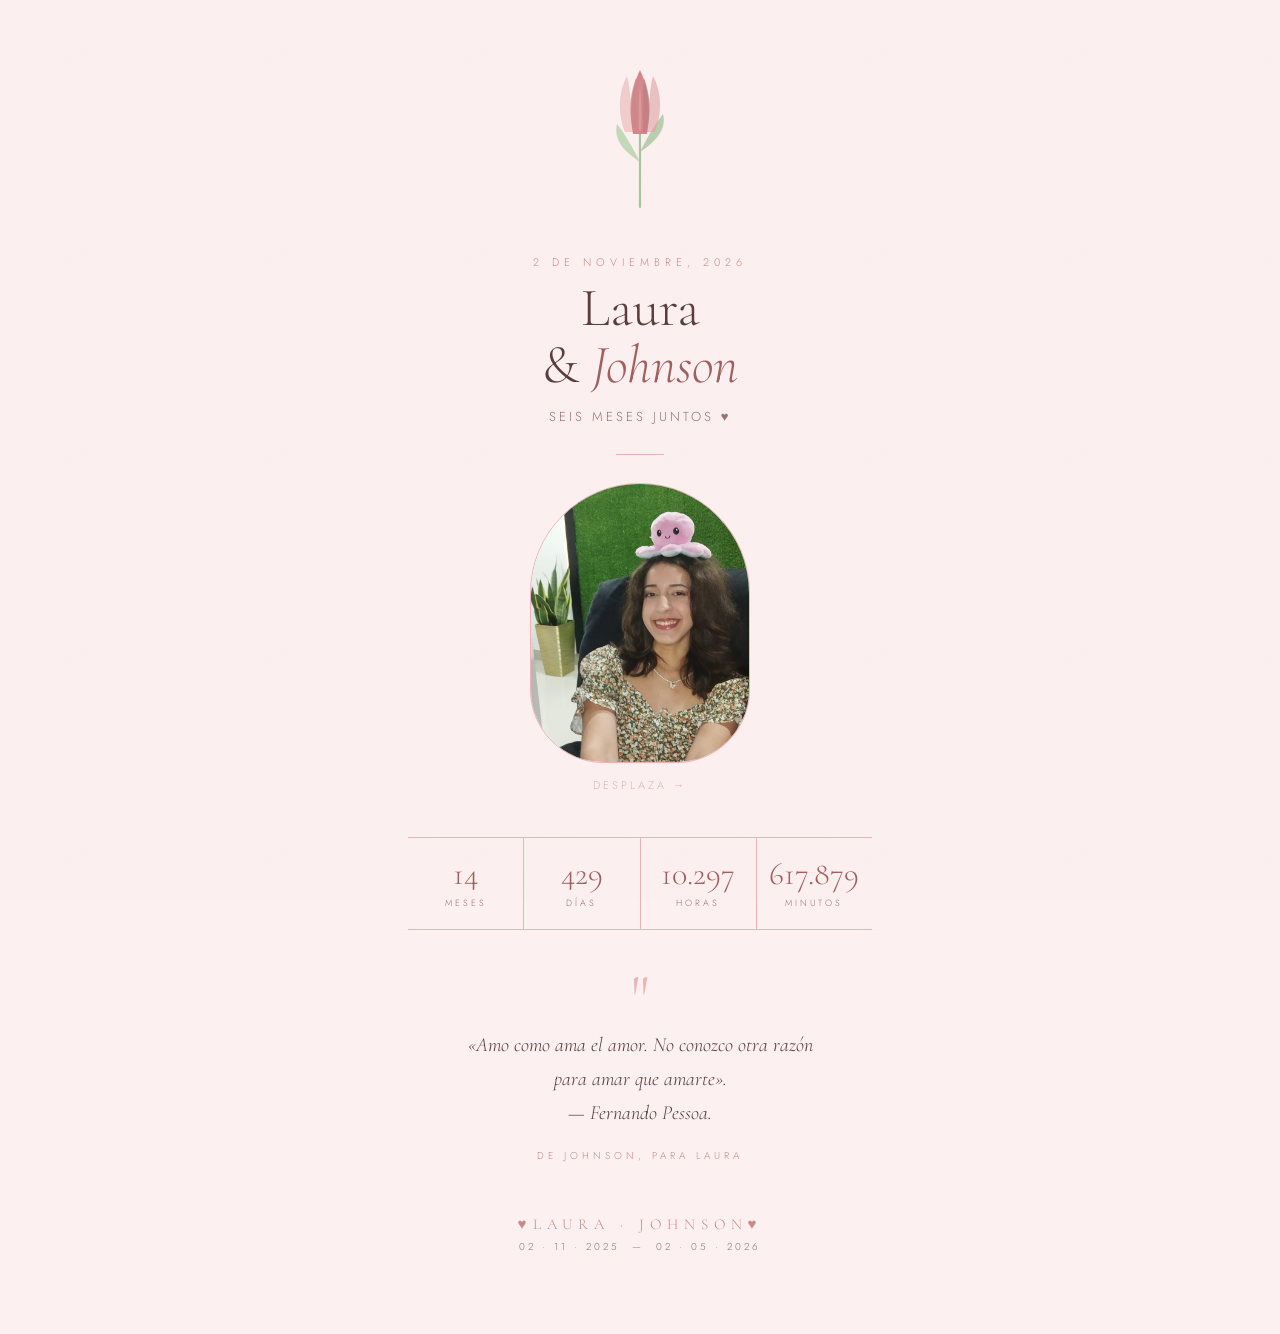
<file: Index.html>
<!DOCTYPE html>
<html lang="es">
<head>
  <meta charset="UTF-8" />
  <meta name="viewport" content="width=device-width, initial-scale=1.0"/>
  <title>Laura & Johnson - 6 Meses</title>
  <link href="https://fonts.googleapis.com/css2?family=Cormorant+Garamond:ital,wght@0,300;0,400;1,300;1,400&family=Jost:wght@300;400&display=swap" rel="stylesheet"/>
  <link rel="stylesheet" href="estilos.css"/>
</head>
<body>
<div class="page">

  <!-- TULIP -->
  <div class="tulip-wrap">
    <svg class="tulip-svg" width="90" height="160" viewBox="0 0 90 160" fill="none" xmlns="http://www.w3.org/2000/svg" aria-hidden="true">
      <path d="M45 155 C45 120 45 105 45 80" stroke="#a8c5a0" stroke-width="2.2" stroke-linecap="round"/>
      <path d="M45 110 C30 100 18 88 22 72 C30 82 38 96 45 110Z" fill="#b8d4b0" opacity="0.85"/>
      <path d="M45 100 C60 90 72 78 68 62 C60 72 52 86 45 100Z" fill="#a8c5a0" opacity="0.8"/>
      <path d="M30 80 C22 60 24 38 32 24 C36 38 36 60 38 80Z" fill="#e8b4b4" opacity="0.6"/>
      <path d="M60 80 C68 60 66 38 58 24 C54 38 54 60 52 80Z" fill="#dda0a0" opacity="0.6"/>
      <path d="M38 82 C34 60 36 36 45 18 C54 36 56 60 52 82Z" fill="#d4878a"/>
      <path d="M39 80 C33 62 35 42 41 26 C43 44 42 62 42 80Z" fill="#c9898a" opacity="0.8"/>
      <path d="M51 80 C57 62 55 42 49 26 C47 44 48 62 48 80Z" fill="#bf7f82" opacity="0.8"/>
      <path d="M44 78 C43 62 44 46 45 30 C46 46 47 62 46 78Z" fill="#e8b4b4" opacity="0.4"/>
    </svg>
  </div>

  <!-- HEADER -->
  <p class="eyebrow">2 de noviembre, 2026</p>
  <h1 class="headline">Laura<br/>&amp; <em>Johnson</em></h1>
  <p class="subline">Seis meses juntos ♥</p>
  <div class="divider"></div>

  <!-- FOTO → enlace a la carta -->
  <a class="photo-link" href="Carta.html" title="Leer la carta">
    <div class="photo-wrap">
      <div class="photo-ring"></div>
      <img src="img/Principal.jpg" alt="Laura y Johnson">
      <div class="photo-placeholder">
        <svg width="36" height="36" viewBox="0 0 24 24" fill="none" stroke="#c9898a" stroke-width="1.2" stroke-linecap="round">
          <rect x="3" y="3" width="18" height="18" rx="3"/>
          <circle cx="8.5" cy="8.5" r="1.5"/>
          <polyline points="21 15 16 10 5 21"/>
        </svg>
        <span>nuestra foto</span>
      </div>
    </div>
    <p class="photo-hint">Desplaza →</p>
  </a>

  <!-- COUNTER -->
  <div class="counter-strip">
    <div class="counter-item">
      <span class="counter-num" id="cnt-months">6</span>
      <span class="counter-label">Meses</span>
    </div>
    <div class="counter-item">
      <span class="counter-num" id="cnt-days">—</span>
      <span class="counter-label">Días</span>
    </div>
    <div class="counter-item">
      <span class="counter-num" id="cnt-hours">—</span>
      <span class="counter-label">Horas</span>
    </div>
    <div class="counter-item">
      <span class="counter-num" id="cnt-mins">—</span>
      <span class="counter-label">Minutos</span>
    </div>
  </div>

  <!-- QUOTE -->
  <div class="quote-block">
    <span class="quote-mark">"</span>
    <p class="quote-text">«Amo como ama el amor. No conozco otra razón para amar que amarte».<br/> — Fernando Pessoa.</p>
    <p class="quote-author">De Johnson, para Laura</p>
  </div>


  <!-- FOOTER -->
  <div class="footer">
    <p class="footer-names">♥Laura · Johnson♥</p>
    <p class="footer-date">02 · 11 · 2025 &nbsp;—&nbsp; 02 · 05 · 2026</p>
  </div>

</div>

<script>
  (function () {
    const start = new Date('2025-10-02T00:00:00');

    function update() {
      const now        = new Date();
      const diff       = now - start;
      const totalMins  = Math.floor(diff / 60000);
      const totalHours = Math.floor(diff / 3600000);
      const totalDays  = Math.floor(diff / 86400000);
      const months     = Math.floor(totalDays / 30.4375);

      document.getElementById('cnt-months').textContent = months;
      document.getElementById('cnt-days').textContent   = totalDays.toLocaleString('es');
      document.getElementById('cnt-hours').textContent  = totalHours.toLocaleString('es');
      document.getElementById('cnt-mins').textContent   = totalMins.toLocaleString('es');
    }

    update();
    setInterval(update, 60000);
  })();
</script>
</body>
</html>
</file>
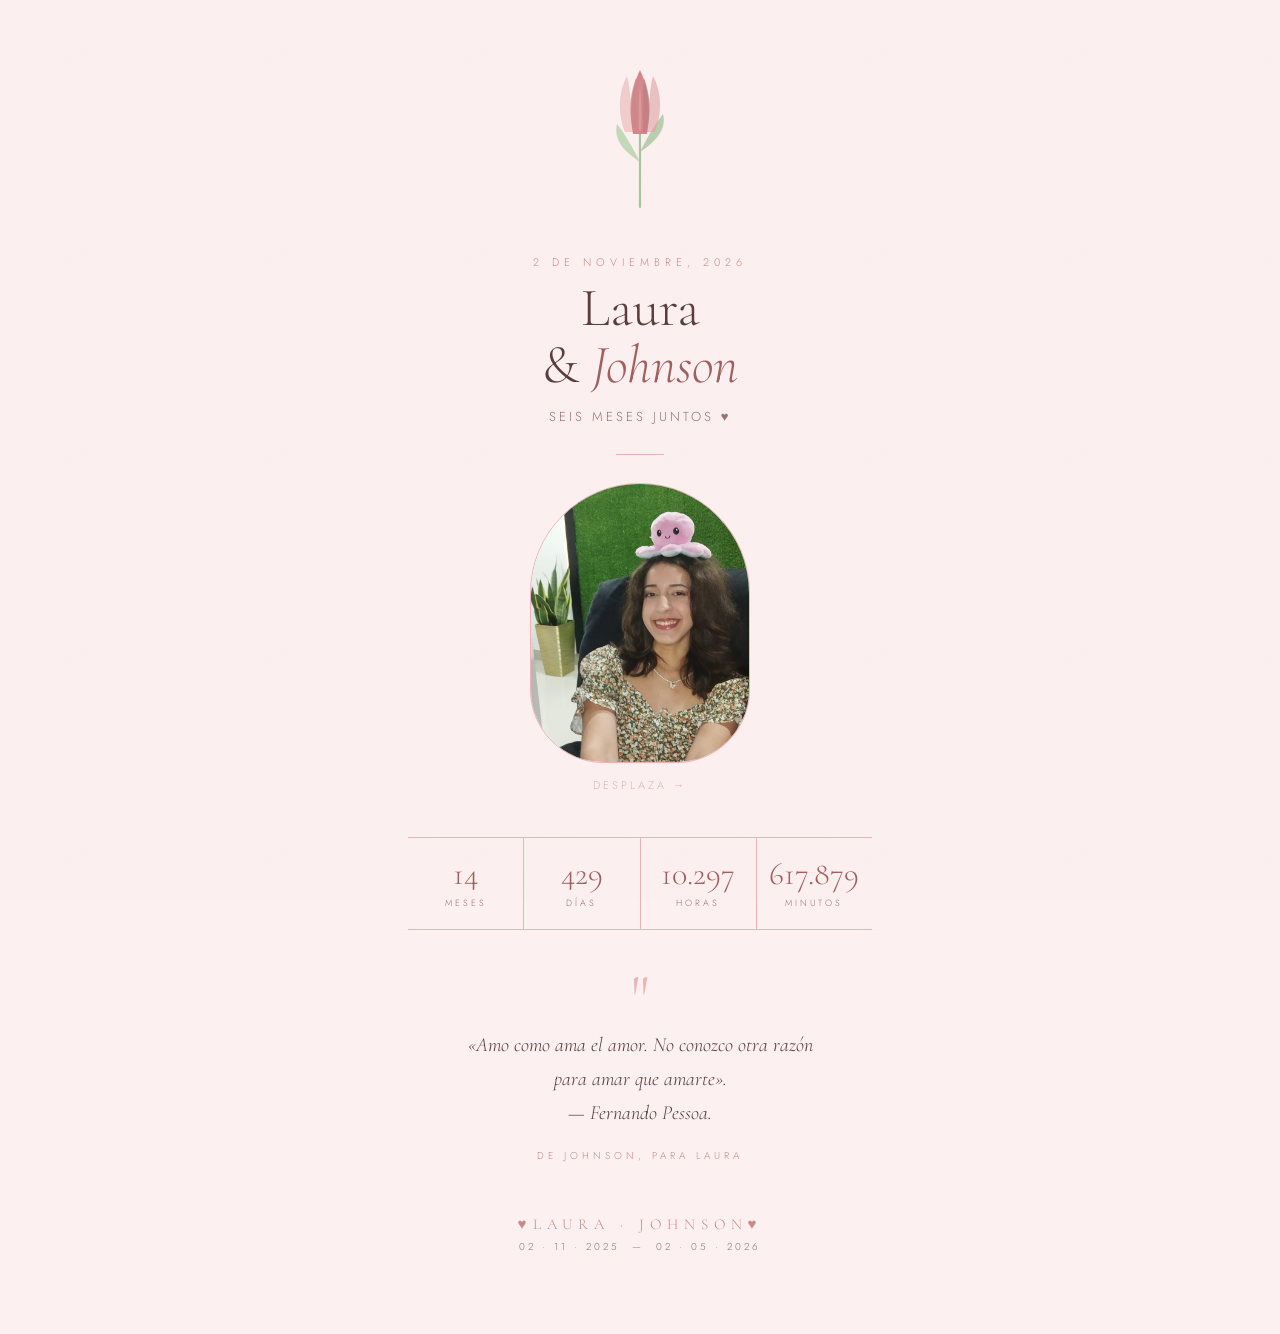
<file: index.html>
<!DOCTYPE html>
<html lang="es">
<head>
  <meta charset="UTF-8" />
  <meta name="viewport" content="width=device-width, initial-scale=1.0"/>
  <title>Laura & Johnson - 6 Meses</title>
  <link href="https://fonts.googleapis.com/css2?family=Cormorant+Garamond:ital,wght@0,300;0,400;1,300;1,400&family=Jost:wght@300;400&display=swap" rel="stylesheet"/>
  <link rel="stylesheet" href="estilos.css"/>
</head>
<body>
<div class="page">

  <!-- TULIP -->
  <div class="tulip-wrap">
    <svg class="tulip-svg" width="90" height="160" viewBox="0 0 90 160" fill="none" xmlns="http://www.w3.org/2000/svg" aria-hidden="true">
      <path d="M45 155 C45 120 45 105 45 80" stroke="#a8c5a0" stroke-width="2.2" stroke-linecap="round"/>
      <path d="M45 110 C30 100 18 88 22 72 C30 82 38 96 45 110Z" fill="#b8d4b0" opacity="0.85"/>
      <path d="M45 100 C60 90 72 78 68 62 C60 72 52 86 45 100Z" fill="#a8c5a0" opacity="0.8"/>
      <path d="M30 80 C22 60 24 38 32 24 C36 38 36 60 38 80Z" fill="#e8b4b4" opacity="0.6"/>
      <path d="M60 80 C68 60 66 38 58 24 C54 38 54 60 52 80Z" fill="#dda0a0" opacity="0.6"/>
      <path d="M38 82 C34 60 36 36 45 18 C54 36 56 60 52 82Z" fill="#d4878a"/>
      <path d="M39 80 C33 62 35 42 41 26 C43 44 42 62 42 80Z" fill="#c9898a" opacity="0.8"/>
      <path d="M51 80 C57 62 55 42 49 26 C47 44 48 62 48 80Z" fill="#bf7f82" opacity="0.8"/>
      <path d="M44 78 C43 62 44 46 45 30 C46 46 47 62 46 78Z" fill="#e8b4b4" opacity="0.4"/>
    </svg>
  </div>

  <!-- HEADER -->
  <p class="eyebrow">2 de noviembre, 2026</p>
  <h1 class="headline">Laura<br/>&amp; <em>Johnson</em></h1>
  <p class="subline">Seis meses juntos ♥</p>
  <div class="divider"></div>

  <!-- FOTO → enlace a la carta -->
  <a class="photo-link" href="Carta.html" title="Leer la carta">
    <div class="photo-wrap">
      <div class="photo-ring"></div>
      <img src="img/Principal.jpg" alt="Laura y Johnson">
      <div class="photo-placeholder">
        <svg width="36" height="36" viewBox="0 0 24 24" fill="none" stroke="#c9898a" stroke-width="1.2" stroke-linecap="round">
          <rect x="3" y="3" width="18" height="18" rx="3"/>
          <circle cx="8.5" cy="8.5" r="1.5"/>
          <polyline points="21 15 16 10 5 21"/>
        </svg>
        <span>nuestra foto</span>
      </div>
    </div>
    <p class="photo-hint">Desplaza →</p>
  </a>

  <!-- COUNTER -->
  <div class="counter-strip">
    <div class="counter-item">
      <span class="counter-num" id="cnt-months">6</span>
      <span class="counter-label">Meses</span>
    </div>
    <div class="counter-item">
      <span class="counter-num" id="cnt-days">—</span>
      <span class="counter-label">Días</span>
    </div>
    <div class="counter-item">
      <span class="counter-num" id="cnt-hours">—</span>
      <span class="counter-label">Horas</span>
    </div>
    <div class="counter-item">
      <span class="counter-num" id="cnt-mins">—</span>
      <span class="counter-label">Minutos</span>
    </div>
  </div>

  <!-- QUOTE -->
  <div class="quote-block">
    <span class="quote-mark">"</span>
    <p class="quote-text">«Amo como ama el amor. No conozco otra razón para amar que amarte».<br/> — Fernando Pessoa.</p>
    <p class="quote-author">De Johnson, para Laura</p>
  </div>


  <!-- FOOTER -->
  <div class="footer">
    <p class="footer-names">♥Laura · Johnson♥</p>
    <p class="footer-date">02 · 11 · 2025 &nbsp;—&nbsp; 02 · 05 · 2026</p>
  </div>

</div>

<script>
  (function () {
    const start = new Date('2025-10-02T00:00:00');

    function update() {
      const now        = new Date();
      const diff       = now - start;
      const totalMins  = Math.floor(diff / 60000);
      const totalHours = Math.floor(diff / 3600000);
      const totalDays  = Math.floor(diff / 86400000);
      const months     = Math.floor(totalDays / 30.4375);

      document.getElementById('cnt-months').textContent = months;
      document.getElementById('cnt-days').textContent   = totalDays.toLocaleString('es');
      document.getElementById('cnt-hours').textContent  = totalHours.toLocaleString('es');
      document.getElementById('cnt-mins').textContent   = totalMins.toLocaleString('es');
    }

    update();
    setInterval(update, 60000);
  })();
</script>
</body>
</html>   
 
</file>
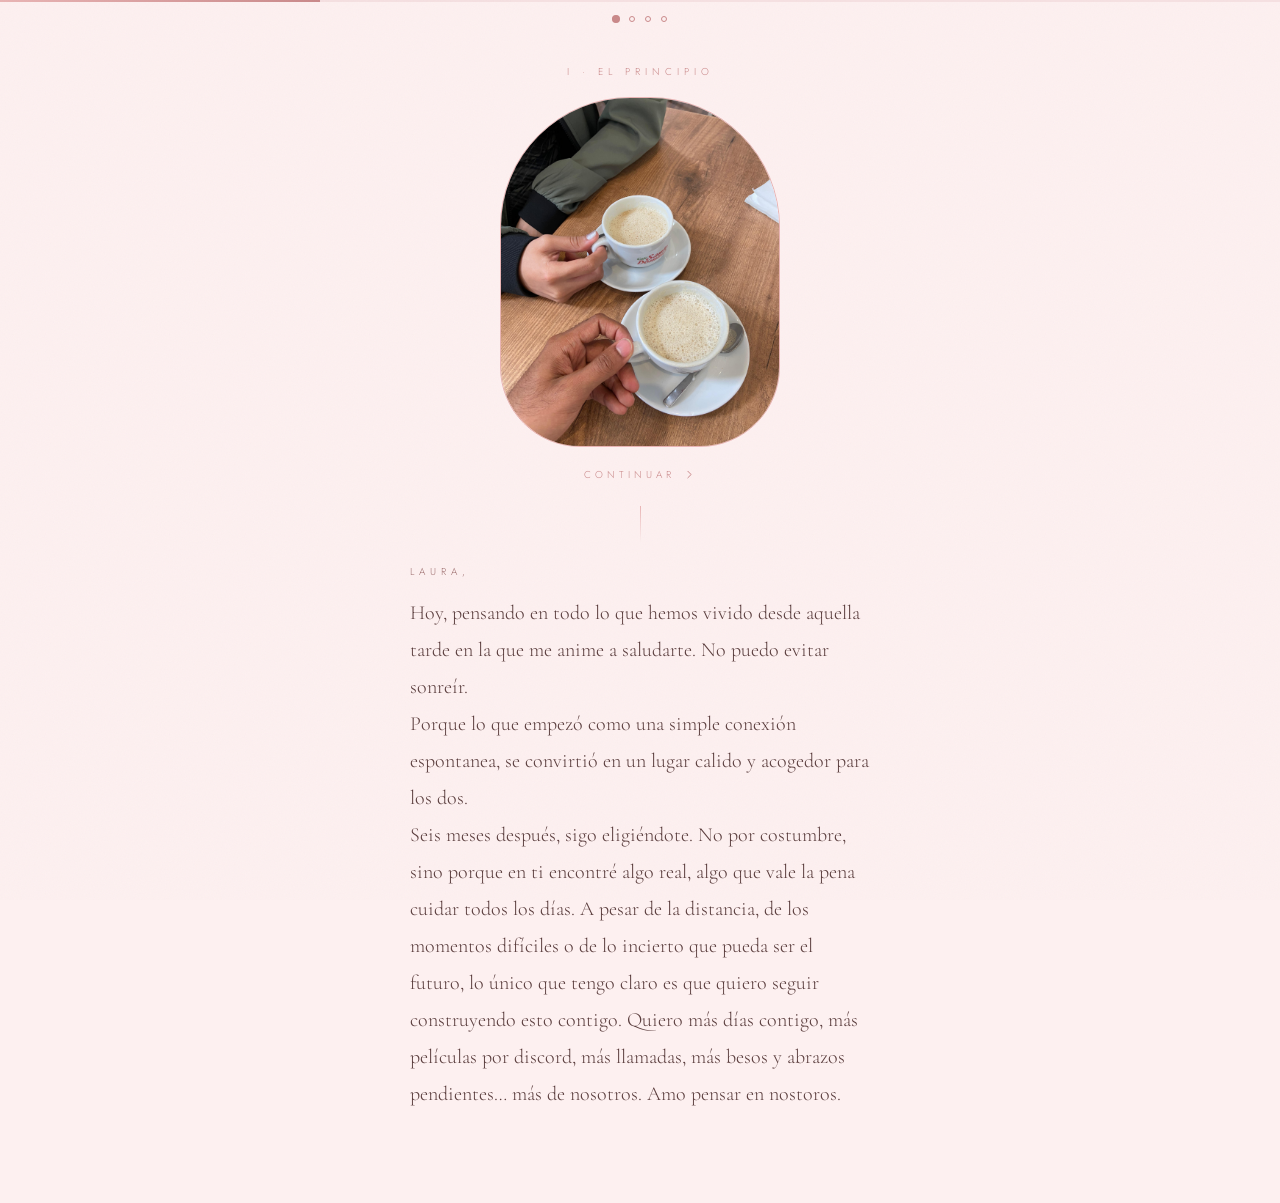
<file: Carta.html>
<!DOCTYPE html>
<html lang="es">
<head>
  <meta charset="UTF-8" />
  <meta name="viewport" content="width=device-width, initial-scale=1.0"/>
  <title>Una carta para ti — Laura</title>
  <link href="https://fonts.googleapis.com/css2?family=Cormorant+Garamond:ital,wght@0,300;0,400;1,300;1,400&family=Jost:wght@300;400&display=swap" rel="stylesheet"/>
  <link rel="stylesheet" href="estilos.css"/>
</head>
<body>

<div class="progress-track">
  <div class="progress-fill" id="progress-fill"></div>
</div>

<div class="step-dots" id="step-dots"></div>

<div class="stage" id="stage">

  <section class="chapter active" data-chapter="0">
    <p class="ch-eyebrow">I &middot; El principio</p>

    <div class="photo-frame" onclick="nextChapter()">
      <img src="img/Inicio.jpg" alt="Laura y Johnson">
    </div>

    <p class="tap-hint">
      Continuar
      <svg width="13" height="13" viewBox="0 0 24 24" fill="none" stroke="#c9898a" stroke-width="1.8" stroke-linecap="round">
        <polyline points="9 18 15 12 9 6"/>
      </svg>
    </p>

    <div class="ch-line"></div>

    <div class="ch-text-wrap">
      <p class="ch-label">Laura,</p>
      <p class="ch-body">
       Hoy, pensando en todo lo que hemos vivido desde aquella tarde en la que me anime a saludarte. No puedo evitar sonreír. <br>
       Porque lo que empezó como una simple conexión espontanea, se convirtió en un lugar calido y acogedor para los dos. <br>

       Seis meses después, sigo eligiéndote. No por costumbre, sino porque en ti encontré algo real, algo que vale la pena cuidar todos los días. A pesar de la distancia, de los momentos difíciles o de lo incierto que pueda ser el futuro, lo único que tengo claro es que quiero seguir construyendo esto contigo. 
       Quiero más días contigo, más películas por discord, más llamadas, más besos y abrazos pendientes… más de nosotros. Amo pensar en nostoros.
      </p>
    </div>
  </section>


  <!-- ════ CAPÍTULO 2 ════ -->
  <section class="chapter" data-chapter="1">
    <p class="ch-eyebrow">II &middot; Tenerte </p>
    <div class="photo-frame" onclick="nextChapter()">
      <img src="img/2.jpeg" alt="Laura y Johnson">
      <div class="photo-placeholder">
        <svg width="34" height="34" viewBox="0 0 24 24" fill="none" stroke="#c9898a" stroke-width="1.2" stroke-linecap="round">
          <rect x="3" y="3" width="18" height="18" rx="3"/>
          <circle cx="8.5" cy="8.5" r="1.5"/>
          <polyline points="21 15 16 10 5 21"/>
        </svg>
        <span>foto 2</span>
      </div>
    </div>

    <p class="tap-hint">
      Continuar
      <svg width="13" height="13" viewBox="0 0 24 24" fill="none" stroke="#c9898a" stroke-width="1.8" stroke-linecap="round">
        <polyline points="9 18 15 12 9 6"/>
      </svg>
    </p>

    <div class="ch-line"></div>

    <div class="ch-text-wrap">
      <p class="ch-label"> Tenerte en mi vida</p>
      <p class="ch-body">
      Todos los días, al despertar, pienso en lo afortunado que soy de tenerte en mi vida.
      No solo por tu amor, sino por todo lo que estamos construyendo juntos, paso a paso.

     Contigo quiero ser mejor, no por obligación, sino porque me nace. Mejor persona, mejor hombre, mejor para ti.

     Eres una luz en mi vida… de esas que no encandilan, sino que guían.
    De esas que hacen que todo tenga más sentido.

    Eres como ese primer rayo de sol de la mañana, el que no avisa pero llega,
    y con solo estar ahí, hace que todo comience de nuevo.
      </p>
    </div>
  </section>


  <!-- ════ CAPÍTULO 3 ════ -->
  <section class="chapter" data-chapter="2">
    <p class="ch-eyebrow">III &middot; TE AMO </p>

    <div class="photo-frame" onclick="nextChapter()">
    <img src="img/4.jpeg" alt="Laura y Johnson">
      <div class="photo-placeholder">
        <svg width="34" height="34" viewBox="0 0 24 24" fill="none" stroke="#c9898a" stroke-width="1.2" stroke-linecap="round">
          <rect x="3" y="3" width="18" height="18" rx="3"/>
          <circle cx="8.5" cy="8.5" r="1.5"/>
          <polyline points="21 15 16 10 5 21"/>
        </svg>
        <span>foto 3</span>
      </div>
    </div>

    <p class="tap-hint">
      Continuar
      <svg width="13" height="13" viewBox="0 0 24 24" fill="none" stroke="#c9898a" stroke-width="1.8" stroke-linecap="round">
        <polyline points="9 18 15 12 9 6"/>
      </svg>
    </p>

    <div class="ch-line"></div>

    <div class="ch-text-wrap">
      <p class="ch-label"> Te amo gordis ♥ </p>
      <p class="ch-body">
      Hoy quiero decirte que te amo, que te adoro y te anhelo. Nunca he tenido muchas cosas claras en mi vida como lo es amarte. 
      Te amo por quién eres, te amo por lo que representas, te amo por tu dedicación, te amo por tu gentileza, te amo por tus emociones,
      te amo por tu vulnerabilidad, por tu fortaleza. Amo cada parte de ti y amo que compartas cada una de ellas conmigo. ♥   
      </p>
    </div>
  </section>


  <!-- ════ CAPÍTULO 4 — Final ════ -->
  <section class="chapter" data-chapter="3">
    <p class="ch-eyebrow">IV &middot; Seis meses</p>

    <div class="photo-frame no-click">
      <img src="img/1.jpeg" alt="Laura y Johnson">
      <div class="photo-placeholder">
        <svg width="34" height="34" viewBox="0 0 24 24" fill="none" stroke="#c9898a" stroke-width="1.2" stroke-linecap="round">
          <rect x="3" y="3" width="18" height="18" rx="3"/>
          <circle cx="8.5" cy="8.5" r="1.5"/>
          <polyline points="21 15 16 10 5 21"/>
        </svg>
        <span>foto 4</span>
      </div>
    </div>

    <div class="ch-line"></div>

    <div class="ch-text-wrap">
      <p class="ch-label">Para siempre —</p>
      <p class="ch-body">
        Seis meses a veces me parecen poco, hasta que recuerdo todo lo que hemos vivido para llegar hasta aquí.
        Cada cita, cada llamada, cada conversación, cada risa, cada emoción días antes y después de vernos. 

        Quiero seguir sumando momentos y memorias contigo. Nuevas metas, nuevos planes, todo en lo que estés incluida tú. 
        TE AMOOOOOOOOO mi cotita linda!
      </p>
    </div>

    <div class="final-sign">
      <p class="final-label">Att;
        Johnson Jerez </p>
      <p class="final-name">Futuro esposo y padre de tus hijos.</p>
    </div>

    <div class="petals">
      <div class="petal"></div>
      <div class="petal"></div>
      <div class="petal"></div>
      <div class="petal"></div>
      <div class="petal"></div>
    </div>

    <a class="back-link" href="Index.html">
      <svg width="13" height="13" viewBox="0 0 24 24" fill="none" stroke="currentColor" stroke-width="1.8" stroke-linecap="round">
        <polyline points="15 18 9 12 15 6"/>
      </svg>
      volver al inicio
    </a>
  </section>

</div><!-- /stage -->

<script>
  const chapters = document.querySelectorAll('.chapter');
  const total    = chapters.length;
  let   current  = 0;

  /* Crear dots */
  const dotsWrap = document.getElementById('step-dots');
  for (let i = 0; i < total; i++) {
    const d = document.createElement('div');
    d.className = 'dot' + (i === 0 ? ' active' : '');
    dotsWrap.appendChild(d);
  }

  function updateUI() {
    dotsWrap.querySelectorAll('.dot').forEach((d, i) =>
      d.classList.toggle('active', i === current)
    );
    document.getElementById('progress-fill').style.width =
      ((current + 1) / total * 100) + '%';
  }

  function nextChapter() {
    if (current >= total - 1) return;

    chapters[current].classList.remove('active');
    current++;

    const next     = chapters[current];
    const animated = next.querySelectorAll(
      '.ch-eyebrow, .photo-frame, .tap-hint, .ch-line, ' +
      '.ch-text-wrap, .final-sign, .petals, .back-link'
    );
    animated.forEach(el => {
      el.style.animation = 'none';
      el.offsetHeight; /* force reflow */
      el.style.animation = '';
    });

    next.classList.add('active');
    updateUI();
    window.scrollTo({ top: 0, behavior: 'smooth' });
  }

  updateUI();
</script>
</body>
</html>
</file>
<file: estilos.css>
/* ════════════════════════════════════════
   estilos.css — Laura & Johnson
   Estilos compartidos para JohnsonyLaura.html y Carta.html
════════════════════════════════════════ */

/* ── Variables ── */
:root {
  --bg:         #fdf0f0;
  --bg2:        #f9e4e4;
  --rose:       #c9898a;
  --rose-light: #e8b4b4;
  --rose-dark:  #a06060;
  --text:       #5a3d3d;
  --text-soft:  #9e7070;
  --white:      #fff9f9;
}

/* ── Reset ── */
* { margin: 0; padding: 0; box-sizing: border-box; }
html { scroll-behavior: smooth; }

/* ── Body base ── */
body {
  background-color: var(--bg);
  color: var(--text);
  font-family: 'Jost', sans-serif;
  font-weight: 300;
  min-height: 100vh;
  overflow-x: hidden;
}

/* ── Grain overlay ── */
body::before {
  content: '';
  position: fixed;
  inset: 0;
  background-image: url("data:image/svg+xml,%3Csvg xmlns='http://www.w3.org/2000/svg' width='200' height='200'%3E%3Cfilter id='n'%3E%3CfeTurbulence type='fractalNoise' baseFrequency='0.75' numOctaves='4' stitchTiles='stitch'/%3E%3C/filter%3E%3Crect width='200' height='200' filter='url(%23n)' opacity='0.03'/%3E%3C/svg%3E");
  pointer-events: none;
  z-index: 0;
}


/* ════════════════════════════════════════
   PORTADA — JohnsonyLaura.html
════════════════════════════════════════ */

/* Radial glow (solo portada) */
.page body::after,
body.portada::after {
  content: '';
  position: fixed;
  top: -120px;
  left: 50%;
  transform: translateX(-50%);
  width: 600px;
  height: 400px;
  background: radial-gradient(ellipse at center, rgba(220,160,160,0.18) 0%, transparent 70%);
  pointer-events: none;
  z-index: 0;
}

.page {
  position: relative;
  z-index: 1;
  width: 100%;
  max-width: 520px;
  padding: 0 28px 80px;
  margin: 0 auto;
  display: flex;
  flex-direction: column;
  align-items: center;
}

/* ── Tulip ── */
.tulip-wrap {
  margin-top: 52px;
  margin-bottom: 8px;
  opacity: 0;
  animation: fadeUp 1.2s ease forwards 0.1s;
}

.tulip-svg {
  animation: sway 5s ease-in-out infinite;
  transform-origin: bottom center;
}

/* ── Encabezado portada ── */
.eyebrow {
  font-size: 11px;
  letter-spacing: 5px;
  text-transform: uppercase;
  color: var(--rose);
  margin-top: 28px;
  opacity: 0;
  animation: fadeUp 1s ease forwards 0.4s;
}

.headline {
  font-family: 'Cormorant Garamond', serif;
  font-weight: 300;
  font-size: clamp(38px, 9vw, 54px);
  line-height: 1.05;
  text-align: center;
  color: var(--text);
  margin-top: 10px;
  opacity: 0;
  animation: fadeUp 1s ease forwards 0.6s;
}

.headline em {
  font-style: italic;
  color: var(--rose-dark);
}

.subline {
  font-size: 13px;
  letter-spacing: 3px;
  text-transform: uppercase;
  color: var(--text-soft);
  margin-top: 14px;
  opacity: 0;
  animation: fadeUp 1s ease forwards 0.8s;
}

.divider {
  width: 48px;
  height: 1px;
  background: var(--rose-light);
  margin: 28px auto;
  opacity: 0;
  animation: fadeUp 1s ease forwards 1s;
}

/* ── Foto portada ── */
.photo-link {
  display: block;
  text-decoration: none;
  opacity: 0;
  animation: fadeUp 1.1s ease forwards 1.1s;
  cursor: pointer;
}

.photo-wrap {
  width: 220px;
  height: 280px;
  border-radius: 120px 120px 80px 80px;
  overflow: hidden;
  background: var(--bg2);
  border: 1.5px solid var(--rose-light);
  position: relative;
  transition: transform 0.5s cubic-bezier(.22,.68,0,1.2),
              box-shadow 0.4s ease;
}

.photo-link:hover .photo-wrap {
  transform: scale(1.03) translateY(-4px);
  box-shadow: 0 20px 48px rgba(180,100,100,0.15);
}

.photo-wrap img {
  width: 100%;
  height: 100%;
  object-fit: cover;
  display: block;
}

.photo-ring {
  position: absolute;
  inset: -6px;
  border-radius: inherit;
  border: 1px solid var(--rose-light);
  opacity: 0;
  animation: pulse-ring 3s ease-in-out infinite 2s;
  pointer-events: none;
}

.photo-hint {
  margin-top: 14px;
  font-size: 11px;
  letter-spacing: 3px;
  text-transform: uppercase;
  color: var(--rose);
  opacity: 0.6;
  text-align: center;
  transition: opacity 0.3s;
}

.photo-link:hover .photo-hint { opacity: 1; }

/* ── Counter ── */
.counter-strip {
  display: flex;
  margin-top: 44px;
  width: 100%;
  opacity: 0;
  animation: fadeUp 1s ease forwards 1.4s;
}

.counter-item {
  flex: 1;
  display: flex;
  flex-direction: column;
  align-items: center;
  padding: 20px 8px;
  border-top: 1px solid var(--rose-light);
  border-bottom: 1px solid var(--rose-light);
}

.counter-item + .counter-item {
  border-left: 1px solid var(--rose-light);
}

.counter-num {
  font-family: 'Cormorant Garamond', serif;
  font-weight: 300;
  font-size: 32px;
  color: var(--rose-dark);
  line-height: 1;
}

.counter-label {
  font-size: 9px;
  letter-spacing: 3px;
  text-transform: uppercase;
  color: var(--text-soft);
  margin-top: 6px;
}

/* ── Quote ── */
.quote-block {
  margin-top: 52px;
  text-align: center;
  padding: 0 12px;
  opacity: 0;
  animation: fadeUp 1s ease forwards 1.6s;
}

.quote-mark {
  font-family: 'Cormorant Garamond', serif;
  font-size: 64px;
  line-height: 0.5;
  color: var(--rose-light);
  display: block;
  margin-bottom: 14px;
}

.quote-text {
  font-family: 'Cormorant Garamond', serif;
  font-style: italic;
  font-size: 20px;
  line-height: 1.7;
  color: var(--text);
  max-width: 360px;
  margin: 0 auto;
}

.quote-author {
  margin-top: 18px;
  font-size: 10px;
  letter-spacing: 4px;
  text-transform: uppercase;
  color: var(--rose);
}

/* ── CTA button ── */
.cta-btn {
  display: inline-flex;
  align-items: center;
  gap: 10px;
  margin-top: 40px;
  padding: 14px 32px;
  border: 1px solid var(--rose-light);
  border-radius: 40px;
  font-size: 10px;
  letter-spacing: 4px;
  text-transform: uppercase;
  color: var(--rose-dark);
  text-decoration: none;
  background: transparent;
  transition: background 0.3s, border-color 0.3s, gap 0.3s;
  opacity: 0;
  animation: fadeUp 1s ease forwards 1.75s;
}

.cta-btn:hover {
  background: var(--bg2);
  border-color: var(--rose);
  gap: 16px;
}

/* ── Footer portada ── */
.footer {
  margin-top: 52px;
  text-align: center;
  opacity: 0;
  animation: fadeUp 1s ease forwards 1.9s;
}

.footer-names {
  font-family: 'Cormorant Garamond', serif;
  font-size: 15px;
  letter-spacing: 6px;
  text-transform: uppercase;
  color: var(--rose);
}

.footer-date {
  font-size: 10px;
  letter-spacing: 3px;
  color: var(--text-soft);
  margin-top: 6px;
}

/* Placeholder foto portada */
.photo-placeholder {
  width: 100%;
  height: 100%;
  display: flex;
  flex-direction: column;
  align-items: center;
  justify-content: center;
  gap: 10px;
}

.photo-placeholder svg { opacity: 0.3; }

.photo-placeholder span {
  font-size: 11px;
  letter-spacing: 3px;
  text-transform: uppercase;
  color: var(--rose);
  opacity: 0.6;
}


/* ════════════════════════════════════════
   CARTA — Carta.html
════════════════════════════════════════ */

/* ── Progress bar ── */
.progress-track {
  position: fixed;
  top: 0; left: 0;
  width: 100%; height: 2px;
  background: rgba(201,137,138,0.15);
  z-index: 200;
}

.progress-fill {
  height: 100%;
  background: linear-gradient(to right, var(--rose-light), var(--rose));
  transition: width 0.6s cubic-bezier(.22,.68,0,1);
  width: 25%;
}

/* ── Step dots ── */
.step-dots {
  position: fixed;
  top: 16px; left: 50%;
  transform: translateX(-50%);
  display: flex;
  gap: 10px;
  z-index: 200;
}

.dot {
  width: 6px; height: 6px;
  border-radius: 50%;
  border: 1px solid var(--rose);
  background: transparent;
  transition: background 0.4s, transform 0.4s;
}

.dot.active {
  background: var(--rose);
  transform: scale(1.35);
}

/* ── Stage ── */
.stage { position: relative; z-index: 1; }

/* ── Chapter ── */
.chapter {
  display: none;
  flex-direction: column;
  align-items: center;
  padding: 64px 28px 90px;
  min-height: 100vh;
}

.chapter.active { display: flex; }

/* Entry animations */
.chapter.active .ch-eyebrow   { animation: fadeUp 0.7s ease forwards 0.05s; }
.chapter.active .photo-frame  { animation: fadeUp 0.8s ease forwards 0.15s; }
.chapter.active .tap-hint     { animation: fadeUp 0.7s ease forwards 0.45s; }
.chapter.active .ch-line      { animation: fadeUp 0.7s ease forwards 0.30s; }
.chapter.active .ch-text-wrap { animation: fadeUp 0.8s ease forwards 0.35s; }
.chapter.active .final-sign   { animation: fadeUp 0.8s ease forwards 0.55s; }
.chapter.active .petals       { animation: fadeUp 0.7s ease forwards 0.70s; }
.chapter.active .back-link    { animation: fadeUp 0.7s ease forwards 0.80s; }

.ch-eyebrow,
.photo-frame,
.tap-hint,
.ch-line,
.ch-text-wrap,
.final-sign,
.petals,
.back-link { opacity: 0; }

/* ── Eyebrow ── */
.ch-eyebrow {
  font-size: 10px;
  letter-spacing: 5px;
  text-transform: uppercase;
  color: var(--rose);
  margin-bottom: 10px;
}

/* ── Photo frame carta ── */
.photo-frame {
  width: min(280px, 78vw);
  aspect-ratio: 4/5;
  border-radius: 130px 130px 80px 80px;
  overflow: hidden;
  border: 1.5px solid var(--rose-light);
  background: var(--bg2);
  position: relative;
  cursor: pointer;
  margin: 8px 0 20px;
  transition: transform 0.5s cubic-bezier(.22,.68,0,1.2),
              box-shadow 0.4s ease;
}

.photo-frame.no-click { cursor: default; pointer-events: none; }

.photo-frame:hover {
  transform: scale(1.03) translateY(-6px);
  box-shadow: 0 22px 50px rgba(180,100,100,0.14);
}

.photo-frame img {
  width: 100%; height: 100%;
  object-fit: cover;
  display: block;
  transition: transform 0.6s ease;
}

.photo-frame:hover img { transform: scale(1.04); }

.photo-frame::after {
  content: '';
  position: absolute;
  inset: 0;
  border-radius: inherit;
  background: rgba(201,137,138,0);
  transition: background 0.3s;
}

.photo-frame:active::after { background: rgba(201,137,138,0.1); }

/* Placeholder foto carta */
.photo-frame .photo-placeholder {
  background: linear-gradient(160deg, #f9e4e4, #fdf0f0);
  gap: 12px;
}

.photo-frame .photo-placeholder svg { opacity: 0.22; }

.photo-frame .photo-placeholder span {
  font-size: 10px;
  opacity: 0.45;
}

/* ── Tap hint ── */
.tap-hint {
  font-size: 10px;
  letter-spacing: 4px;
  text-transform: uppercase;
  color: var(--rose);
  margin-bottom: 24px;
  display: flex;
  align-items: center;
  gap: 8px;
}

.tap-hint svg { animation: nudge 1.8s ease-in-out infinite; }

/* ── Divider line ── */
.ch-line {
  width: 1px;
  height: 36px;
  background: linear-gradient(to bottom, var(--rose-light), transparent);
  margin: 0 auto 22px;
}

/* ── Text block ── */
.ch-text-wrap { max-width: 460px; width: 100%; }

.ch-label {
  font-size: 10px;
  letter-spacing: 5px;
  text-transform: uppercase;
  color: var(--text-soft);
  margin-bottom: 16px;
}

.ch-body {
  font-family: 'Cormorant Garamond', serif;
  font-size: 20px;
  font-weight: 300;
  line-height: 1.85;
  color: var(--text);
}

.ch-body em {
  font-style: italic;
  color: var(--rose-dark);
}

/* ── Final signature ── */
.final-sign {
  margin-top: 36px;
  text-align: right;
  width: 100%;
  max-width: 460px;
}

.final-label {
  font-size: 10px;
  letter-spacing: 4px;
  text-transform: uppercase;
  color: var(--text-soft);
  margin-bottom: 8px;
}

.final-name {
  font-family: 'Cormorant Garamond', serif;
  font-style: italic;
  font-size: 40px;
  color: var(--rose-dark);
  line-height: 1;
}

/* ── Back link ── */
.back-link {
  display: inline-flex;
  align-items: center;
  gap: 8px;
  margin-top: 48px;
  font-size: 10px;
  letter-spacing: 4px;
  text-transform: uppercase;
  color: var(--rose);
  text-decoration: none;
  transition: gap 0.3s;
}

.back-link:hover { gap: 14px; }

/* ── Petals ── */
.petals {
  display: flex;
  justify-content: center;
  gap: 8px;
  margin: 38px 0 12px;
}

.petal {
  width: 8px; height: 14px;
  border-radius: 50% 50% 50% 50% / 60% 60% 40% 40%;
  background: var(--rose-light);
  opacity: 0.7;
  animation: petalSway 3s ease-in-out infinite;
}

.petal:nth-child(2) { animation-delay: .3s; background: var(--rose); opacity: .45; }
.petal:nth-child(3) { animation-delay: .1s; width: 10px; height: 16px; }
.petal:nth-child(4) { animation-delay: .5s; background: var(--rose); opacity: .45; }
.petal:nth-child(5) { animation-delay: .2s; }


/* ════════════════════════════════════════
   ANIMACIONES
════════════════════════════════════════ */

@keyframes fadeUp {
  from { opacity: 0; transform: translateY(18px); }
  to   { opacity: 1; transform: translateY(0); }
}

@keyframes sway {
  0%, 100% { transform: rotate(-1.5deg) translateY(0px); }
  50%       { transform: rotate(1.5deg)  translateY(-5px); }
}

@keyframes nudge {
  0%, 100% { transform: translateX(0); }
  50%       { transform: translateX(4px); }
}

@keyframes petalSway {
  0%, 100% { transform: translateY(0); }
  50%       { transform: translateY(-4px); }
}

@keyframes pulse-ring {
  0%   { opacity: 0;   transform: scale(1); }
  50%  { opacity: 0.5; transform: scale(1.04); }
  100% { opacity: 0;   transform: scale(1.08); }
}
</file>
